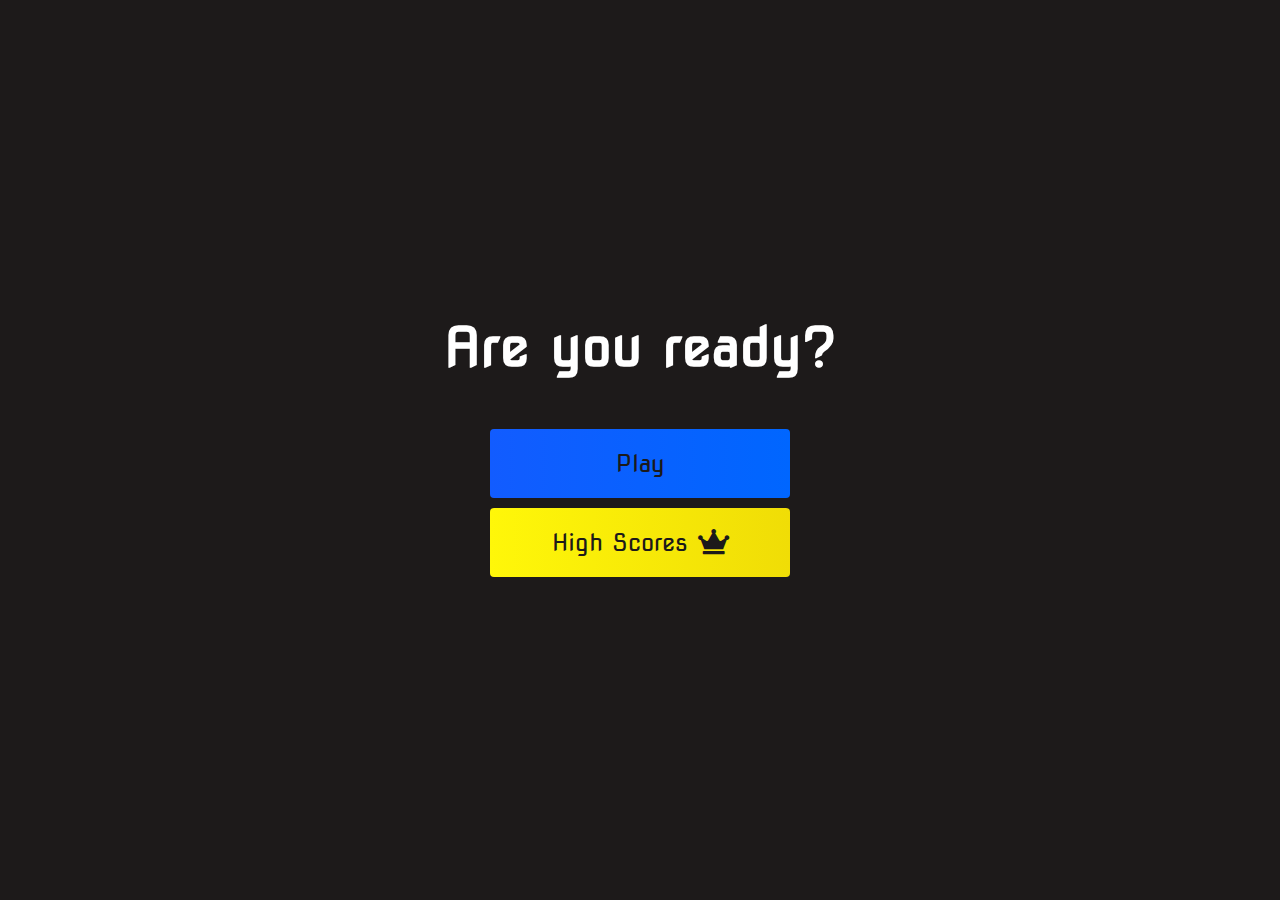
<file: index.html>
<!DOCTYPE html>
<html lang="en">
<head>
    <meta charset="UTF-8">
    <meta name="viewport" content="width=device-width, initial-scale=1.0">
    <title>Quiz Game</title>
    <link rel="stylesheet" href="https://cdnjs.cloudflare.com/ajax/libs/font-awesome/5.15.2/css/all.min.css"/>
    <link rel="stylesheet" href="style.css">
</head>
<body>

    <div class="container">
        <div id="home" class="flex-column flex-center">
            <h1>Are you ready?</h1>
            <a href="/game.html" class="btn">Play</a>
            <a href="/highscores.html" id="highscore-btn" class="btn">High Scores<i class="fas fa-crown"></i></a>
        </div>
    </div>
    
</body>
</html>
</file>
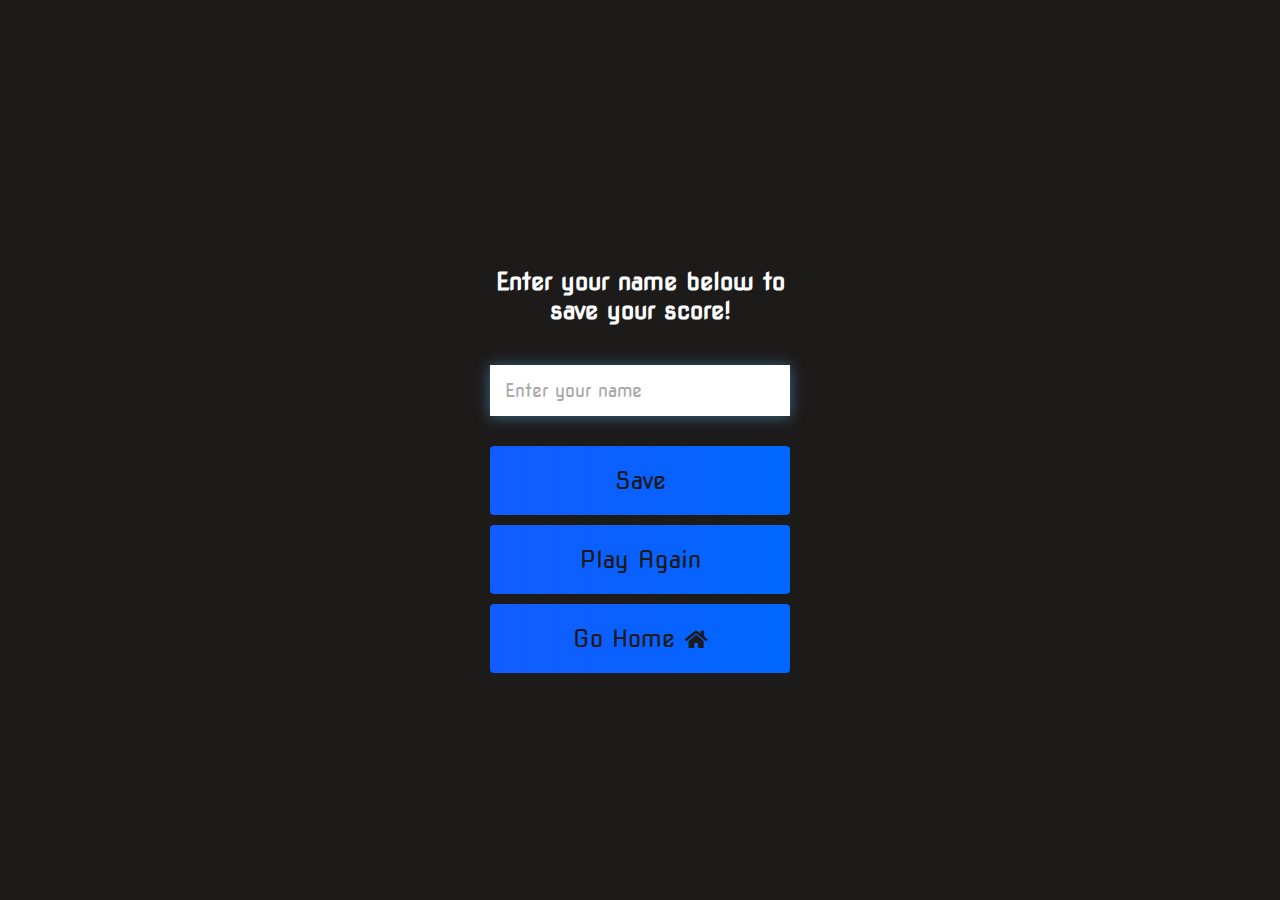
<file: end.html>
<!DOCTYPE html>
<html lang="en">
<head>
    <meta charset="UTF-8">
    <meta name="viewport" content="width=device-width, initial-scale=1.0">
    <title>End Quiz</title>
    <link rel="stylesheet" href="style.css">
    <link rel="stylesheet" href="https://cdnjs.cloudflare.com/ajax/libs/font-awesome/5.15.2/css/all.min.css"/>
</head>
<body>
    <div class="container">
        <div id="end" class="flex-center flex-column">
            <h1 id="finalScore">0</h1>
            <form class="end-form-container">
                <h2 id="end-text">Enter your name below to save your score!</h2>
                <input type="text" name="name" id="username" placeholder="Enter your name">
                <button class="btn" id="saveScoreBtn" type="submit" onclick="saveHighScore(event)" disabled>Save</button>
            </form>
            <a href="/game.html" class="btn">Play Again</a>
            <a href="/" class="btn">Go Home<i class="fas fa-home"></i></a>
        </div>
    </div>
    <script src="end.js"></script>
</body>
</html>
</file>
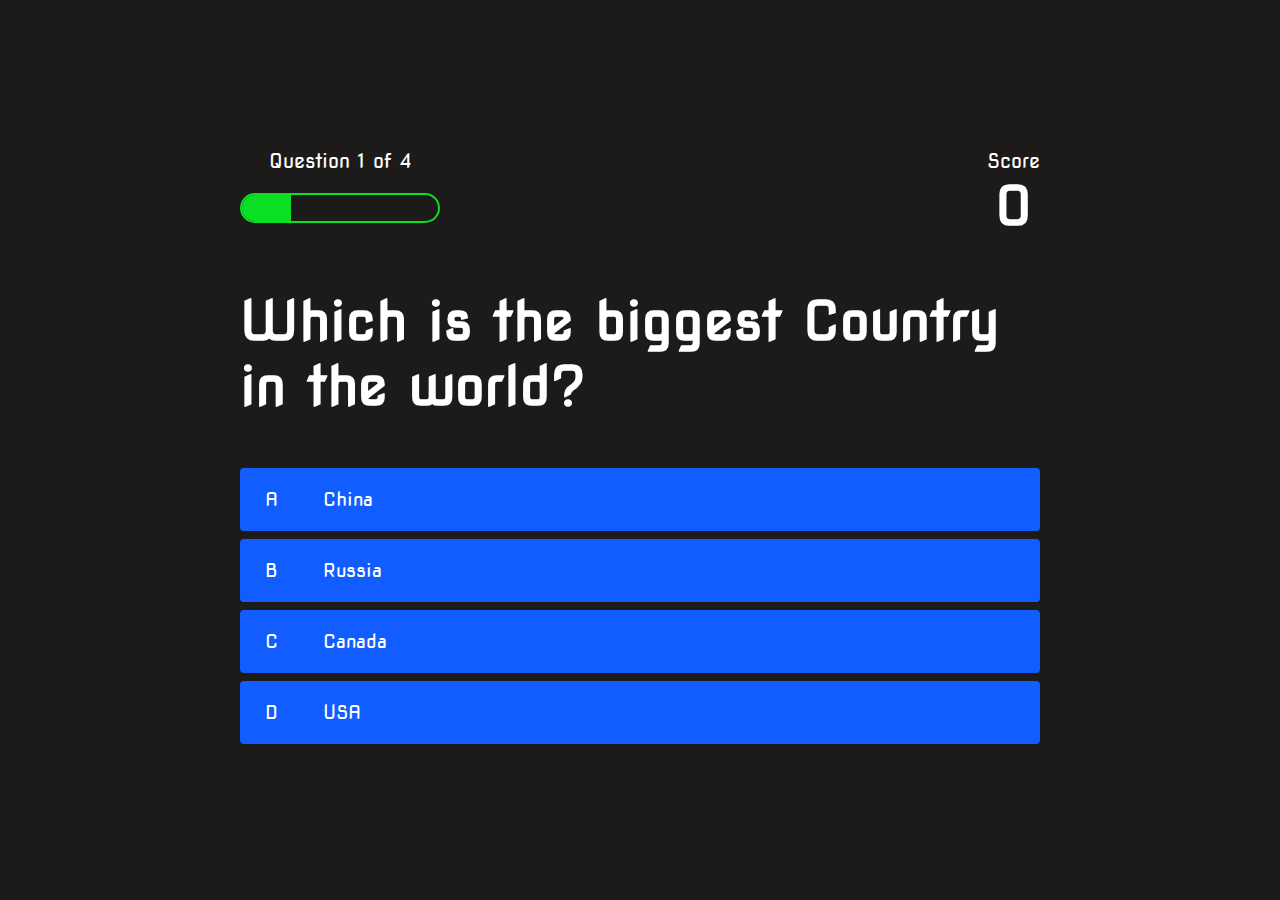
<file: game.html>
<!DOCTYPE html>
<html lang="en">
<head>
    <meta charset="UTF-8">
    <meta name="viewport" content="width=device-width, initial-scale=1.0">
    <title>Quiz Page</title>
    <link rel="stylesheet" href="style.css">
    <link rel="stylesheet" href="game.css">
</head>
<body>
    <div class="container">
        <div id="game" class="justify-center flex-column">
            <div id="hud">
                <div class="hud-item">
                    <p id="progressText" class="hud-prefix">
                        Question
                    </p>
                    <div id="progressBar">
                        <div id="progressBarFull"></div>
                    </div>
                </div>
                <div class="hud-item">
                    <p class="hud-prefix">
                        Score
                    </p>
                    <h1 class="hud-main-text" id="score">
                        0
                    </h1>
                </div>
            </div>
            <h1 id="question">Waht is the asnswer to this question?</h1>
            <div class="choice-container">
                <p class="choice-prefix">A</p>
                <p class="choice-text" data-number="1">Choice</p>
            </div>
            <div class="choice-container">
                <p class="choice-prefix">B</p>
                <p class="choice-text" data-number="2">Choice 2</p>
            </div>
            <div class="choice-container">
                <p class="choice-prefix">C</p>
                <p class="choice-text" data-number="3">Choice 3</p>
            </div>
            <div class="choice-container">
                <p class="choice-prefix">D</p>
                <p class="choice-text" data-number="4">Choice 4</p>
            </div>
        </div>
    </div>

    <script src="game.js"></script>
</body>
</html>
</file>
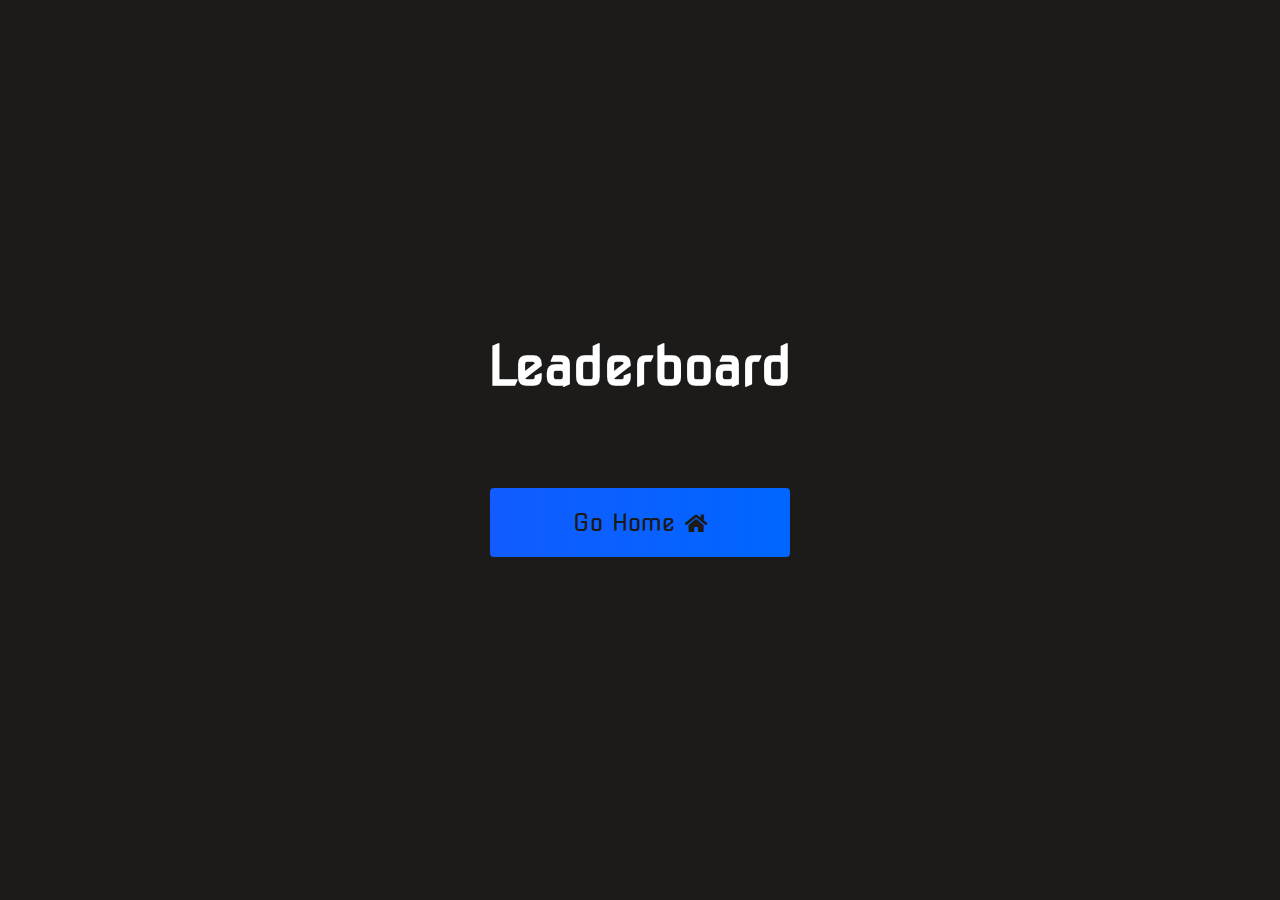
<file: highscores.html>
<!DOCTYPE html>
<html lang="en">
<head>
    <meta charset="UTF-8">
    <meta name="viewport" content="width=device-width, initial-scale=1.0">
    <title>High socres</title>
    <link rel="stylesheet" href="style.css">
    <link rel="stylesheet" href="highscores.css">
    <link rel="stylesheet" href="https://cdnjs.cloudflare.com/ajax/libs/font-awesome/5.15.2/css/all.min.css"/>
</head>
<body>

    <div class="container">
        <div id="highScores" class="flex-center flex-column">
            <h1 id="finalScore">Leaderboard</h1>
            <ul id="highScoresList"></ul>
            <a href="/" class="btn">Go Home<i class="fas fa-home"></i></a>
        </div>
    </div>

    <script src="highscores.js"></script>
    
</body>
</html>
</file>
<file: style.css>
@import url('https://fonts.googleapis.com/css2?family=Nova+Square&display=swap');

:root {
    background-color: rgb(29, 26, 26);
}                                                                                                   
* {
    box-sizing: border-box;
    margin: 0;
    padding: 0;
    font-size: 62.5%;
    font-family: 'Nova Square', cursive;
}  

h1 {
    font-size: 5.4rem;
    color: #fff;
    margin-bottom: 5rem;
}

h2 {
    font-size: 4.2rem;
    margin-bottom: 4rem;
}

.container {
    width: 100vw;
    height: 100vh;
    display: flex;
    justify-content: center;
    align-items: center;
    margin: 0 auto;
    max-width: 80rem;
    padding: 2rem;
}

.flex-column {
    display: flex;
    flex-direction: column;
}

.flex-center {
    justify-content: center;
    align-items: center;
}

.justify-center {
    justify-content: center;
}

.text-center {
    text-align: center;
}

.hidden {
    display: none;
}

.btn {
    font-size: 2.4rem;
    padding: 2rem 0;
    width: 30rem;
    text-align: center;
    margin-bottom: 1rem;
    text-decoration: none;
    color: rgb(28, 26, 26);
    background: linear-gradient(90deg, rgb(18, 92, 255) 0%, rgb(0, 102, 255) 100%);
    border-radius: 4px;
}

.btn:hover {
    cursor: pointer;
    box-shadow: 0 0.4rem 1.4rem 0 rgba(8, 114, 244, 0.6);
    transition: transform 150ms;
    transform: scale(1.03);
}

.btn[disabled]:hover {
    cursor: not-allowed;
    box-shadow: none;
    transform: none;
}

#highscore-btn {
    background: linear-gradient(90deg, rgb(255, 247, 9) 0%, rgb(240, 221, 6) 100%);;
}

#highscore-btn:hover {
    box-shadow: 0 0.4rem 1.4rem 0 rgba(255,255,0,0.5);
}

.fa-crown {
    font-size: 2.5rem;
    margin-left: 1rem;
}

/* End page */

.end-form-container {
    width: 100%;
    display: flex;
    flex-direction: column;
    align-items: center;
    max-width: 30rem;
}

input {
    margin-bottom: 1rem;
    width: 20rem;
    padding: 1.5rem;
    font-size: 1.8rem;
    border: none;
    box-shadow: 0 0.1rem 1.4rem 0 rgba(86, 185, 235, 0.5);
}

input::placeholder {
    color: #aaa;
}

#username {
    margin-bottom: 3rem;
    width: 100%;
    outline: none;
}

#end-text {
    font-size: 2.4rem;
    color: #fff;
    text-align: center;
}

#saveScoreBtn {
    border: none;
}

.fa-home {
    margin-left: 1rem;
    font-size: 2rem;
    color: rgb(28, 26, 26);
}
</file>
<file: game.css>
body {
    color: #fff;
}

.choice-container {
    display: flex;
    margin-bottom: 0.8rem;
    width: 100%;
    border-radius: 4px;
    background: rgb(18, 93, 255);
    font-size: 3rem;
    min-width: 80rem;
}

.choice-container:hover {
    cursor: pointer;
    box-shadow: 0 0.4rem 1.4rem 0 rgba(6, 103, 247, 0.5);
    transform: scale(1.02);
    transform: transform 100ms;
}

.choice-prefix {
    padding: 2rem 2.5rem;
    color: #fff;
}

.choice-text {
    padding: 2rem;
    width: 100%;
}

.correct {
    background: linear-gradient(32deg, rgba(11, 233, 36) 0%, rgb(41, 232, 111) 100%);
}

.incorrect {
    background: linear-gradient(32deg, rgba(230, 29, 29, 1) 0%, rgb(224, 11, 11, 1) 100%);
}

/* Heads up display here */
#hud {
    display: flex;
    justify-content: space-between;
}

.hud-prefix {
    text-align: center;
    font-size: 2rem;
}

.hud-main-text {
    text-align: center;
}

#progressBar {
    width: 20rem;
    height: 3rem;
    border: 0.2rem solid rgb(11, 223, 36);
    margin-top: 2rem;
    border-radius: 50px;
    overflow: hidden;
}

#progressBarFull {
    height: 100%;
    background: rgb(11, 223, 36);
    width: 0%;
}

@media screen and (max-width: 768px) {
    .choice-container {
        min-width: 40rem;
    }
}
</file>
<file: highscores.css>
body {
    color: #fff;
}

#highScoresList {
    list-style: none;
    margin-bottom: 4rem;
}

.high-score {
    font-size: 2.8rem;
    margin-bottom: 0.5rem;
}
</file>
